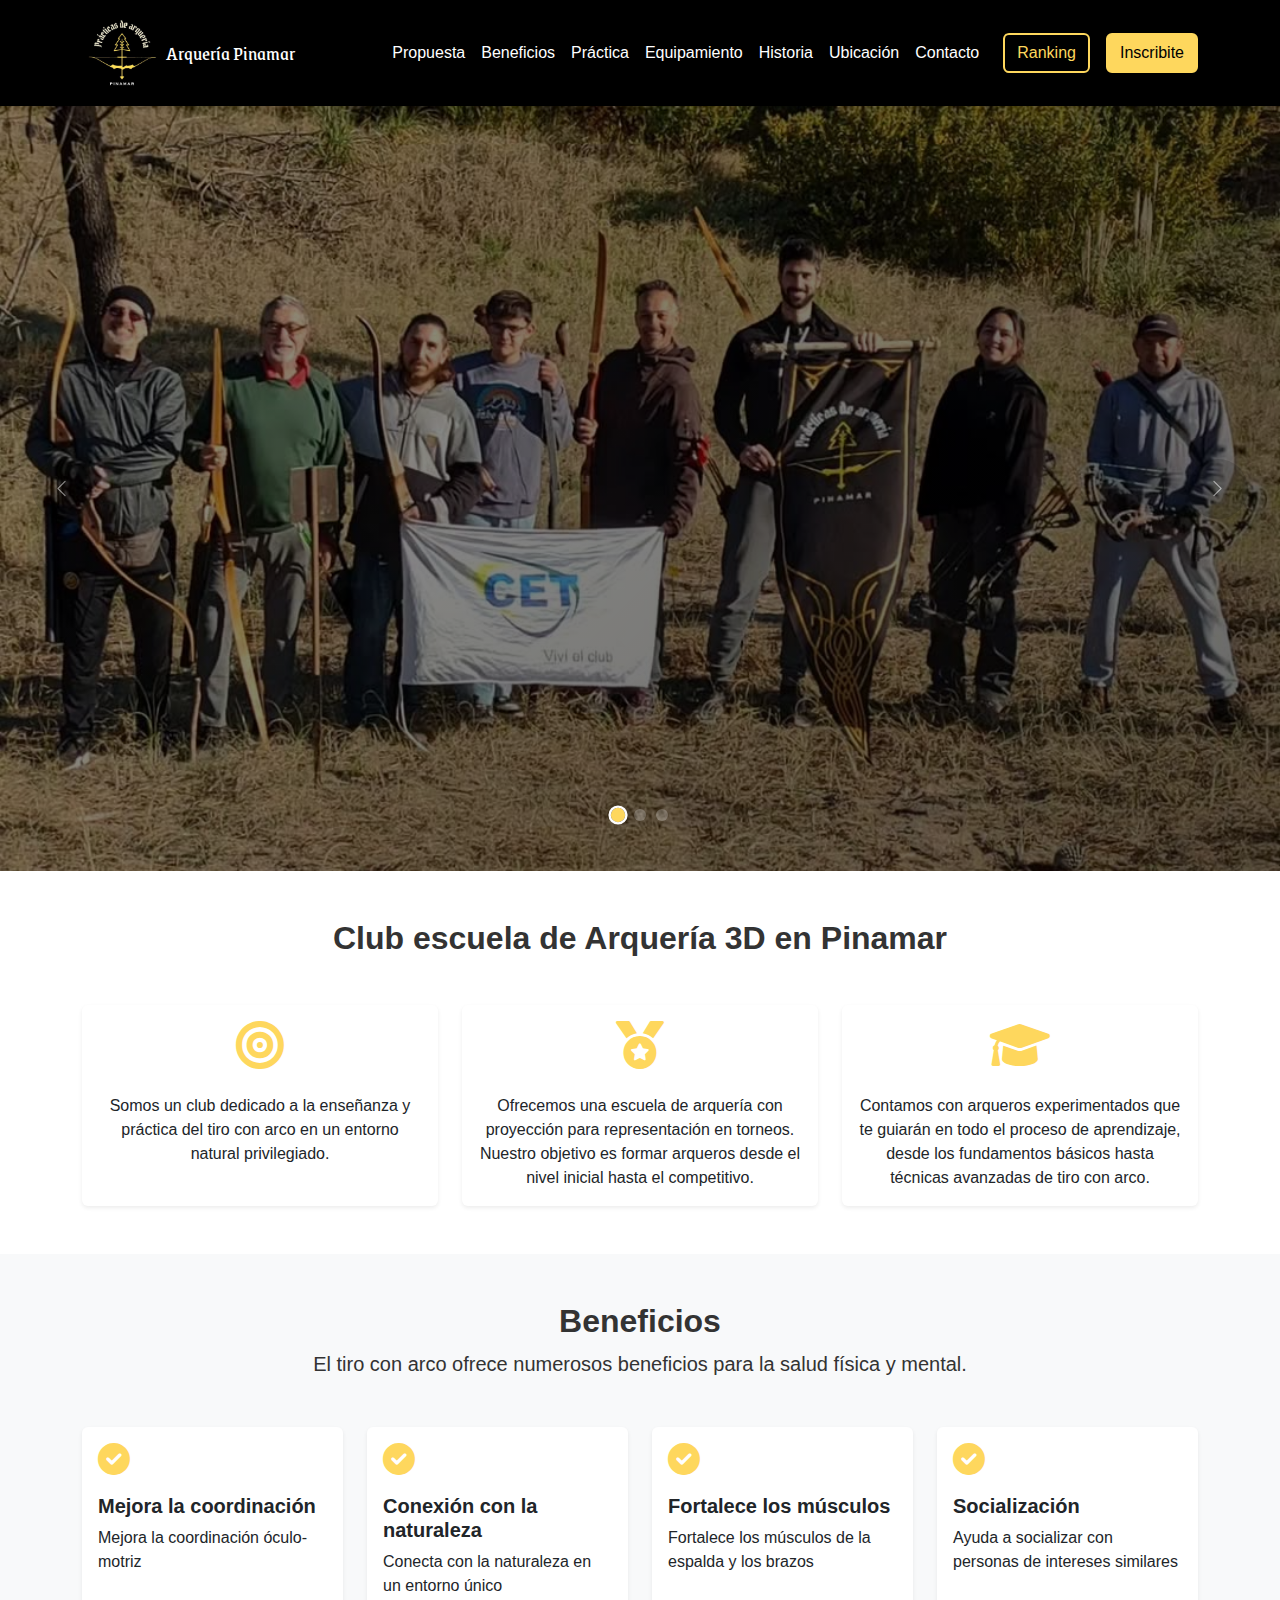
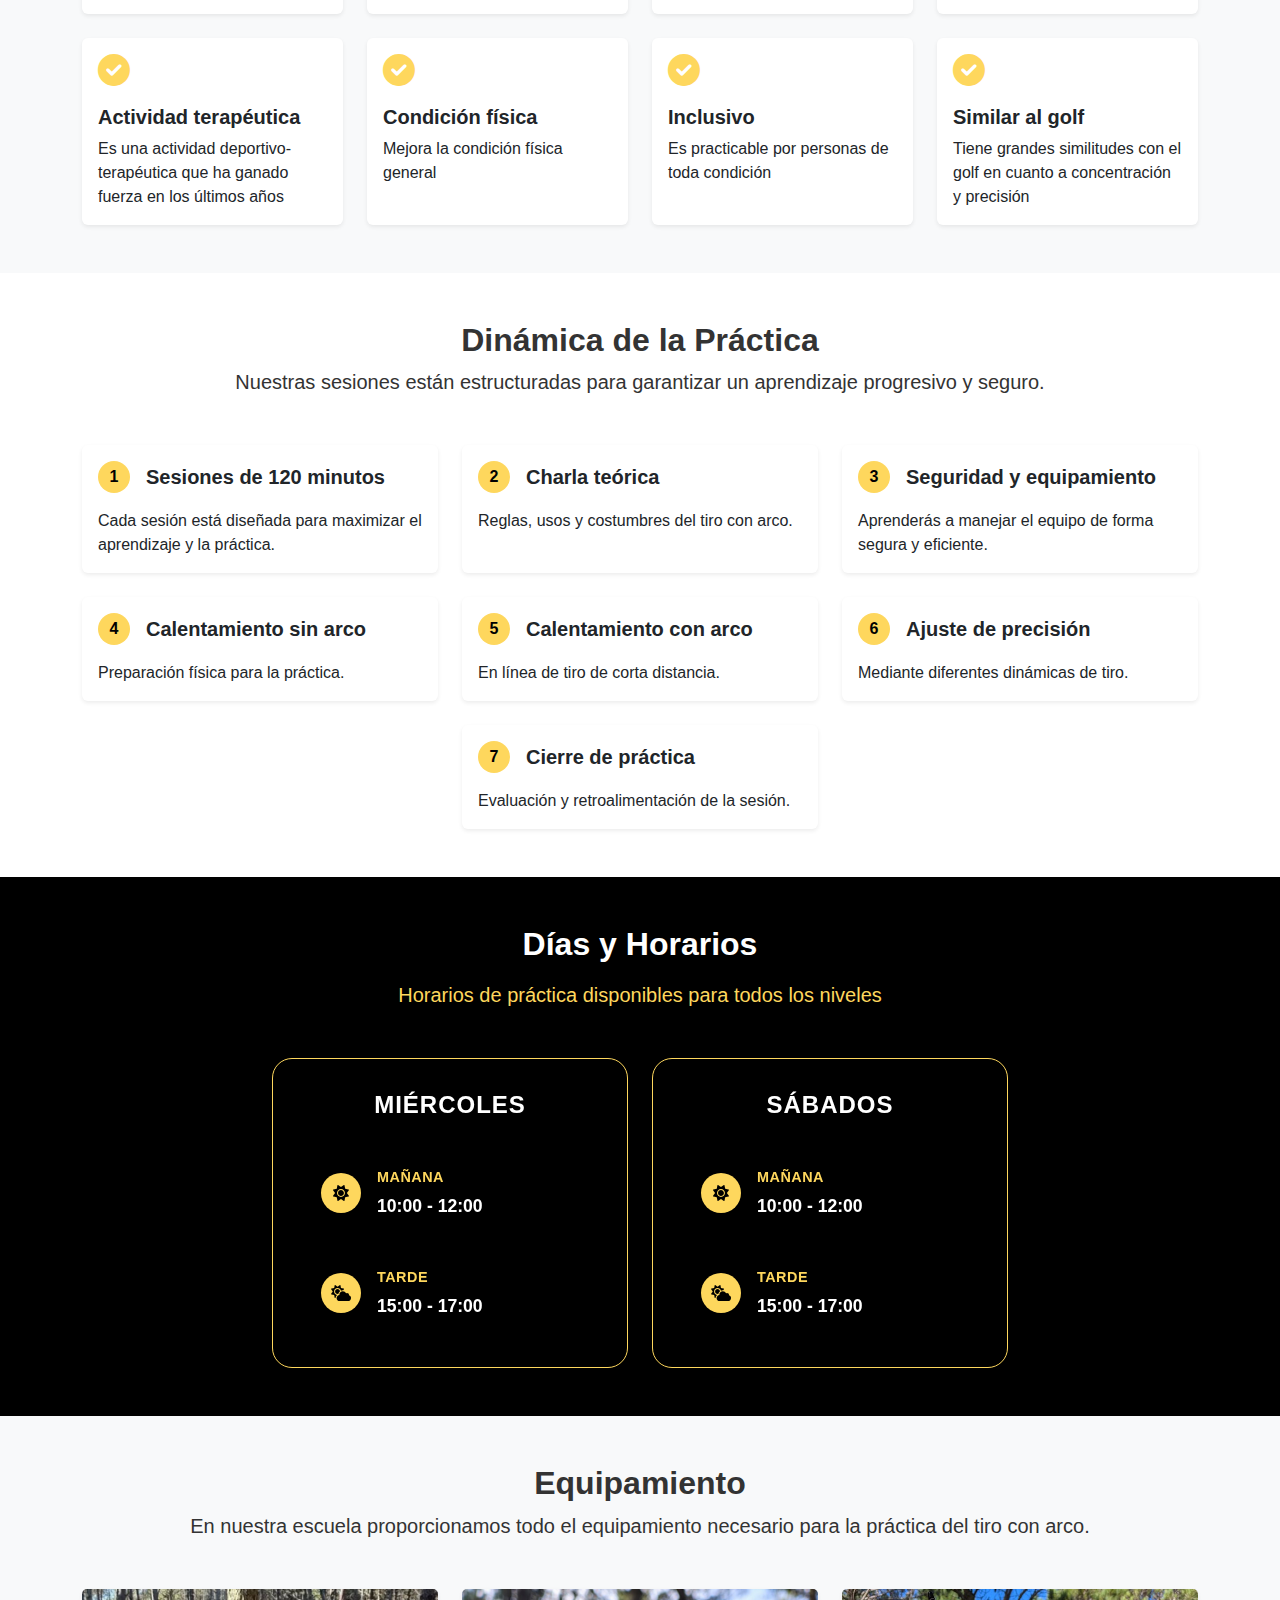
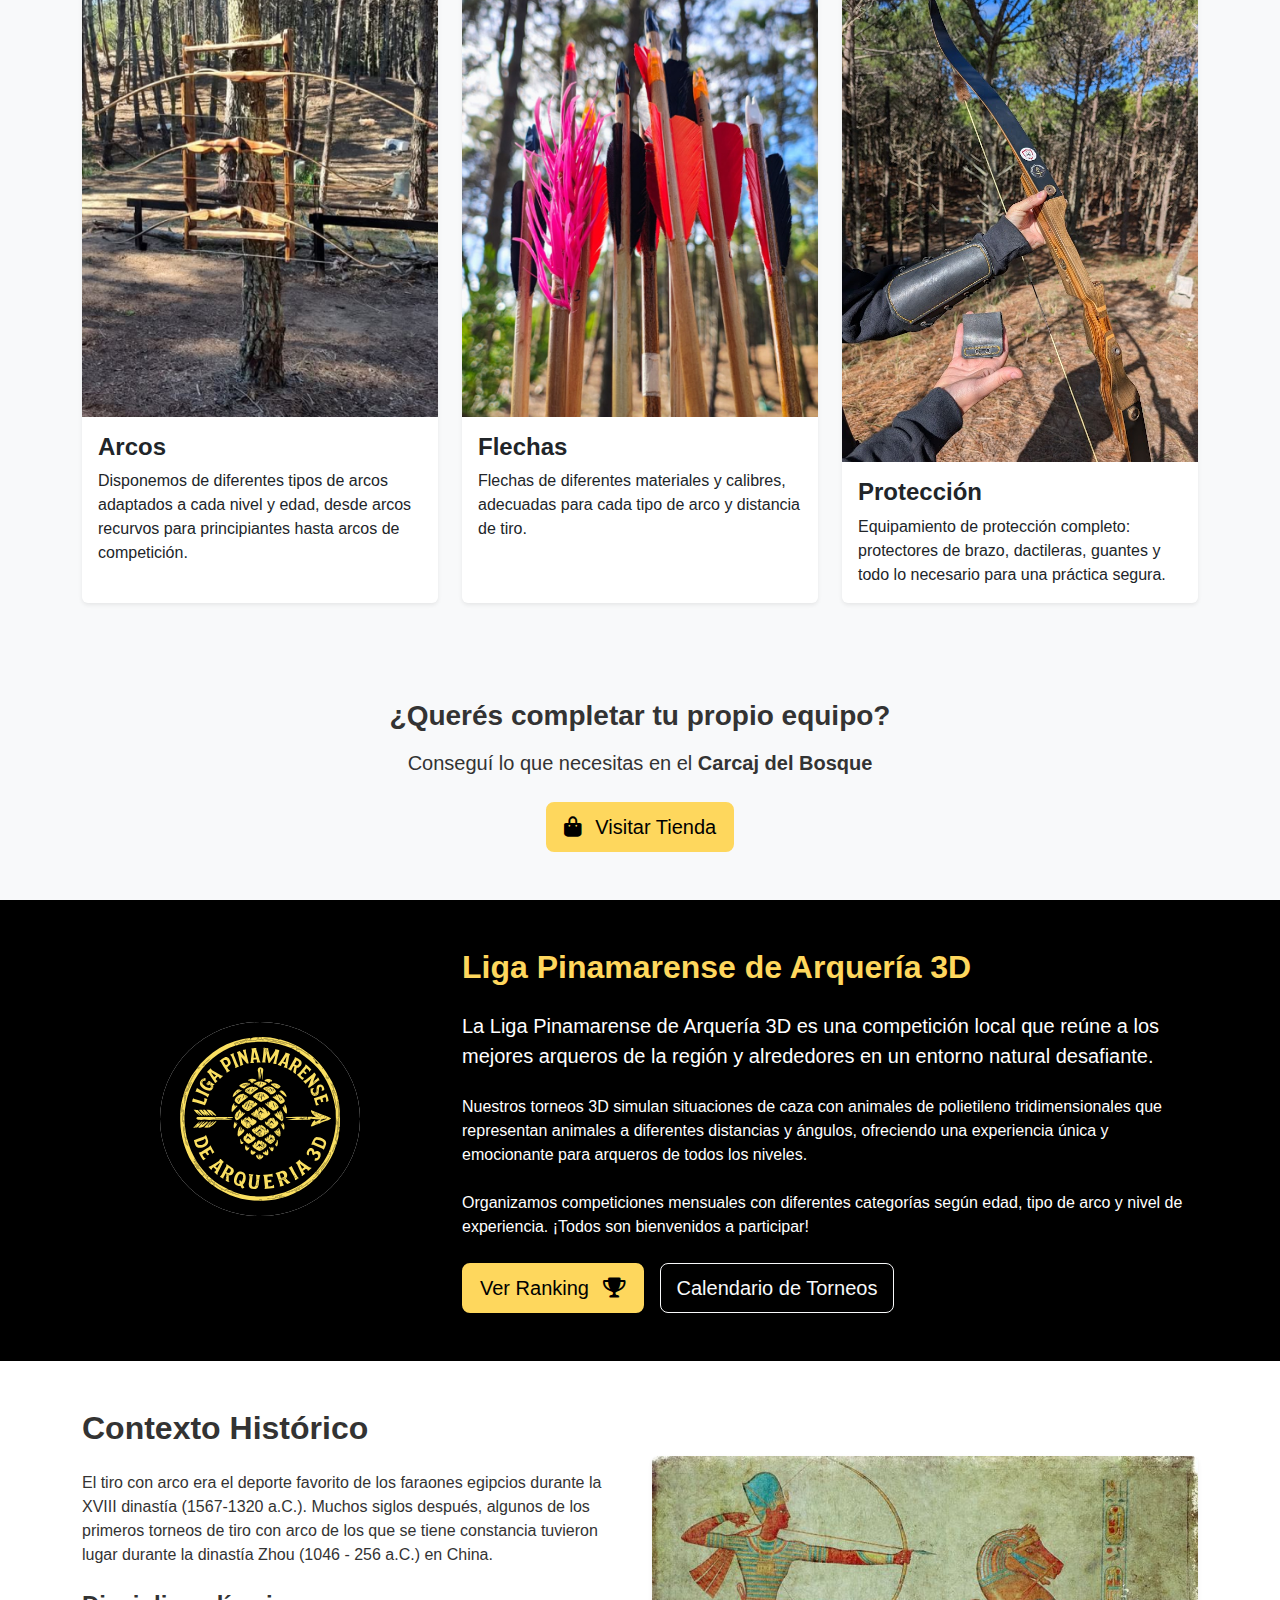
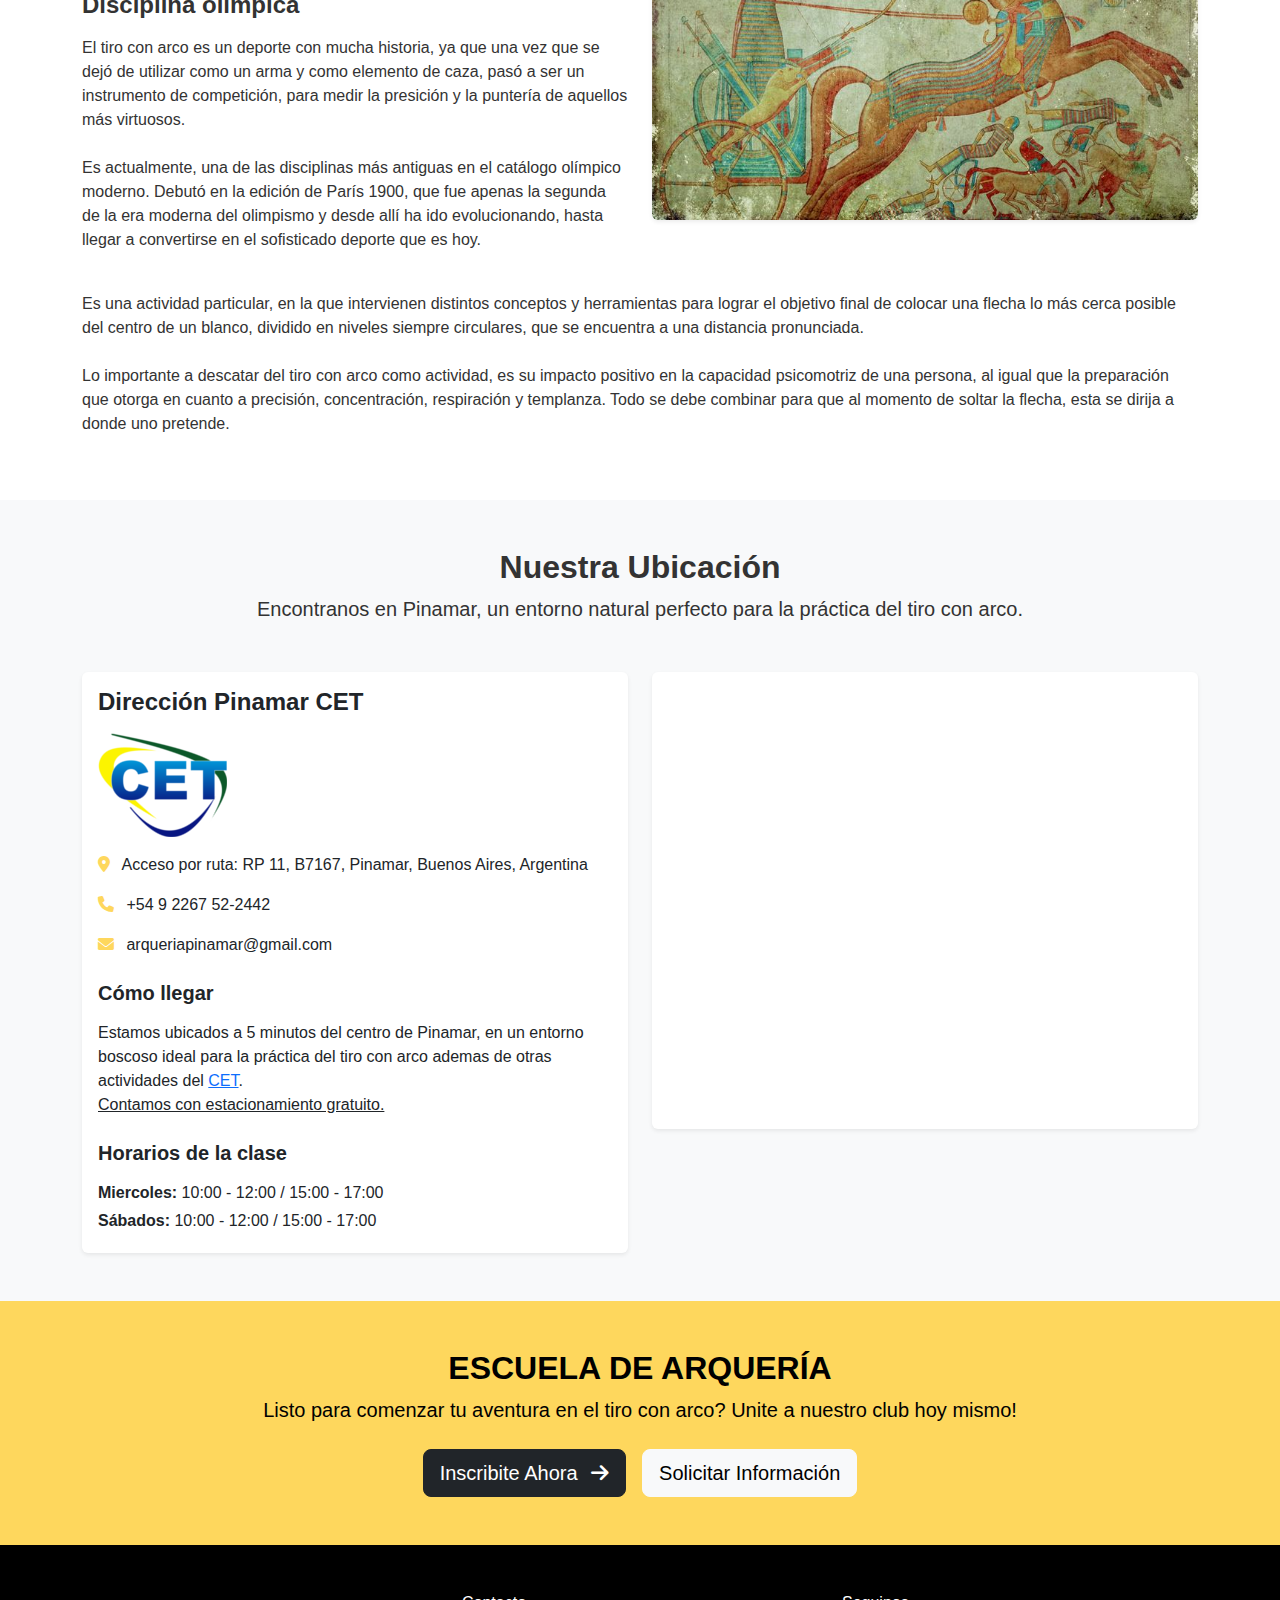
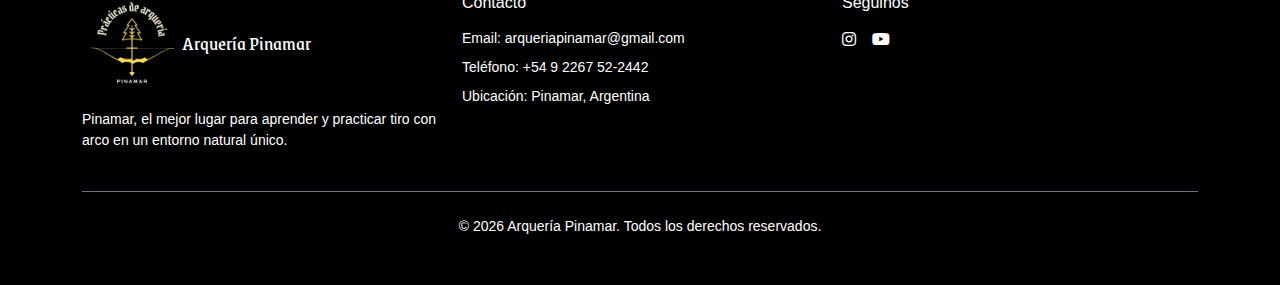
<file: index.html>
<!DOCTYPE html>
<html lang="es">
<head>
  <meta charset="UTF-8">
  <meta name="viewport" content="width=device-width, initial-scale=1.0">
  <title>Arquería Pinamar</title>

  <!-- Bootstrap CSS -->
  <link href="https://cdn.jsdelivr.net/npm/bootstrap@5.3.0-alpha1/dist/css/bootstrap.min.css" rel="stylesheet">
  <!-- Font Awesome -->
  <link rel="stylesheet" href="https://cdnjs.cloudflare.com/ajax/libs/font-awesome/6.0.0/css/all.min.css">
  <!-- Custom CSS -->
  <link rel="stylesheet" href="css/styles.css">
    <!-- Custom Fonts -->
  <link rel="preconnect" href="https://fonts.googleapis.com">
<link rel="preconnect" href="https://fonts.gstatic.com" crossorigin>
<link href="https://fonts.googleapis.com/css2?family=Grenze&display=swap" rel="stylesheet">
</head>
<body>
  <!-- Header -->
  <header class="sticky-top">
    <nav class="navbar navbar-expand-lg navbar-dark bg-black">
      <div class="container">
        <a class="navbar-brand d-flex align-items-center" href="/">
          <div class=""><img class="img-fluid mr-2" width="80" src="img/arqueria-pinamar_logo.jpg" alt=""></div>
          <div class="grenze-regular mx-1"> Arquería Pinamar</div>
        </a>
        <button class="navbar-toggler" type="button" data-bs-toggle="collapse" data-bs-target="#navbarNav" aria-controls="navbarNav" aria-expanded="false" aria-label="Toggle navigation">
          <span class="navbar-toggler-icon"></span>
        </button>
        <div class="collapse navbar-collapse" id="navbarNav">
          <ul class="navbar-nav ms-auto">
            <li class="nav-item">
              <a class="nav-link" href="#propuesta">Propuesta</a>
            </li>
            <li class="nav-item">
              <a class="nav-link" href="#beneficios">Beneficios</a>
            </li>
            <li class="nav-item">
              <a class="nav-link" href="#practica">Práctica</a>
            </li>
            <li class="nav-item">
              <a class="nav-link" href="#equipamiento">Equipamiento</a>
            </li>
            <li class="nav-item">
              <a class="nav-link" href="#contexto">Historia</a>
            </li>
            <li class="nav-item">
              <a class="nav-link" href="#ubicacion">Ubicación</a>
            </li>
            <li class="nav-item">
              <a class="nav-link" href="#contacto">Contacto</a>
            </li>
          </ul>
          <a href="ranking.html" class="btn btn-outline-gold ms-lg-3">Ranking</a>
          <a href="https://docs.google.com/forms/d/e/1FAIpQLSd8c8tQjiLs01-gDbRoET4kdYYyxzAhbO-BI8vqkOrolAMENg/viewform" target="_blank" class="btn btn-gold ms-lg-3">Inscribite</a>
        </div>
      </div>
    </nav>
  </header>
<!-- Hero Carousel Section -->
<section class="hero-carousel">
  <div id="heroCarousel" class="carousel slide" data-bs-ride="carousel" data-bs-interval="6000">
    <div class="carousel-indicators">
      <button type="button" data-bs-target="#heroCarousel" data-bs-slide-to="0" class="active" aria-current="true" aria-label="Slide 1"></button>
      <button type="button" data-bs-target="#heroCarousel" data-bs-slide-to="1" aria-label="Slide 2"></button>
      <button type="button" data-bs-target="#heroCarousel" data-bs-slide-to="2" aria-label="Slide 3"></button>
    </div>
    <div class="carousel-inner">
      <!-- Slide 1 - Main Club -->
      <div class="carousel-item active">
        <div class="hero-overlay"></div>
        <img src="img/arqueros.jpeg" class="d-block w-100" alt="Arquería Pinamar">
        <div class="carousel-caption">
          <div class="hero-content">
            <!-- <div class="hero-badge">
              <i class="fas fa-bullseye"></i>
            </div> -->
            <h1 class="hero-title">
              <span class="title-line">ARQUERÍA</span>
              <span class="title-line">PINAMAR</span>
            </h1>
            <p class="hero-subtitle">
              Descubrí el arte del tiro con arco en un entorno natural único
            </p>
            <p class="hero-description">
              Aprendé, practicá y competí en nuestro club en medio del bosque
            </p>
            <div class="hero-buttons">
              <a href="https://docs.google.com/forms/d/e/1FAIpQLSd8c8tQjiLs01-gDbRoET4kdYYyxzAhbO-BI8vqkOrolAMENg/viewform" target="_blank" class="btn btn-gold btn-lg hero-btn">
                <span>Unite al Club</span>
                <i class="fas fa-arrow-right"></i>
              </a>
              <a href="#propuesta" class="btn btn-outline-light btn-lg hero-btn">
                <span>Conoce Más</span>
                <i class="fas fa-chevron-down"></i>
              </a>
            </div>
          </div>
        </div>
      </div>
      <!-- Slide 2 - Liga 3D -->
      <div class="carousel-item">
        <div class="hero-overlay"></div>
        <img src="img/matt.jpeg" class="d-block w-100" alt="Liga Pinamarense de Arquería 3D">
        <div class="carousel-caption">
          <div class="hero-content">
            <!-- <div class="hero-badge">
              <i class="fas fa-trophy"></i>
            </div> -->
            <h1 class="hero-title">
              <span class="title-line">LIGA PINAMARENSE</span>
              <span class="title-line">DE ARQUERÍA 3D</span>
            </h1>
            <p class="hero-subtitle">
              Participá en nuestra liga local y competí con los mejores arqueros de la región
            </p>
            <p class="hero-description">
              Anotate en el proximo torneo 3D y mira como te va en el ranking
            </p>
            <div class="hero-buttons">
              <a href="/ranking.html" class="btn btn-gold btn-lg hero-btn">
                <span>Ver Ranking</span>
                <i class="fas fa-trophy"></i>
              </a>
              <a href="https://forms.gle/zxTU3JkjM3BthiXs9" target="_blank" class="btn btn-outline-light btn-lg hero-btn">
                <span>Inscribirme al torneo</span>
                <i class="fas fa-edit"></i>
              </a>
            </div>
          </div>
        </div>
      </div>
      <!-- Slide 3 - Clases -->
      <div class="carousel-item">
        <div class="hero-overlay"></div>
        <img src="img/kid.jpeg" class="d-block w-100" alt="Clases de Arquería">
        <div class="carousel-caption">
          <div class="hero-content">
            <!-- <div class="hero-badge">
              <i class="fas fa-graduation-cap"></i>
            </div> -->
            <h1 class="hero-title">
              <span class="title-line">CLASES PARA</span>
              <span class="title-line">TODOS LOS NIVELES</span>
            </h1>
            <p class="hero-subtitle">
              Desde principiantes hasta competidores avanzados
            </p>
            <p class="hero-description">
              Programas adaptados para cada nivel a partir de los 10 años
            </p>
            <div class="hero-buttons">
              <a href="#practica" class="btn btn-gold btn-lg hero-btn">
                <span>Horarios</span>
                <i class="fas fa-clock"></i>
              </a>
              <a href="#contacto" class="btn btn-outline-light btn-lg hero-btn">
                <span>Consultar</span>
                <i class="fas fa-envelope"></i>
              </a>
            </div>
          </div>
        </div>
      </div>
    </div>
    <button class="carousel-control-prev" type="button" data-bs-target="#heroCarousel" data-bs-slide="prev">
      <span class="carousel-control-prev-icon" aria-hidden="true"></span>
      <span class="visually-hidden">Anterior</span>
    </button>
    <button class="carousel-control-next" type="button" data-bs-target="#heroCarousel" data-bs-slide="next">
      <span class="carousel-control-next-icon" aria-hidden="true"></span>
      <span class="visually-hidden">Siguiente</span>
    </button>
  </div>
</section>


<!-- Propuesta Section -->
<section id="propuesta" class="py-5 bg-white">
  <div class="container">
    <div class="text-center mb-5">
      <h2 class="fw-bold mb-4">Club escuela de Arquería 3D en Pinamar</h2>
    </div>
    <div class="row g-4">
      <div class="col-md-4">
        <div class="card h-100 border-0 shadow-sm text-center">
          <div class="card-body">
            <div class="text-gold mb-4">
              <i class="fa-solid fa-bullseye fa-3x"></i>
            </div>
            <p class="card-text">
              Somos un club dedicado a la enseñanza y práctica del tiro con arco en un entorno natural privilegiado.
            </p>
          </div>
        </div>
      </div>
      <div class="col-md-4">
        <div class="card h-100 border-0 shadow-sm text-center">
          <div class="card-body">
            <div class="text-gold mb-4">
              <i class="fas fa-medal fa-3x"></i>
            </div>
            <p class="card-text">
              Ofrecemos una escuela de arquería con proyección para representación en torneos. Nuestro objetivo es formar arqueros desde el nivel inicial hasta el competitivo.
            </p>
          </div>
        </div>
      </div>
      <div class="col-md-4">
        <div class="card h-100 border-0 shadow-sm text-center">
          <div class="card-body">
            <div class="text-gold mb-4">
              <i class="fas fa-graduation-cap fa-3x"></i>
            </div>
            <p class="card-text">
              Contamos con arqueros experimentados que te guiarán en todo el proceso de aprendizaje, desde los fundamentos básicos hasta técnicas avanzadas de tiro con arco.
            </p>
          </div>
        </div>
      </div>
    </div>
  </div>
</section>

  <!-- Benefits Section -->
  <section id="beneficios" class="py-5 bg-light">
    <div class="container">
      <div class="text-center mb-5">
        <h2 class="fw-bold">Beneficios</h2>
        <p class="lead">El tiro con arco ofrece numerosos beneficios para la salud física y mental.</p>
      </div>

      
      
      <div class="row g-4">

        <div class="col-md-6 col-lg-3">
          <div class="card h-100 border-0 shadow-sm">
            <div class="card-body">
              <div class="text-gold mb-3">
                <i class="fas fa-check-circle fa-2x"></i>
              </div>
              <h3 class="card-title h5 fw-bold">Mejora la coordinación</h3>
              <p class="card-text">Mejora la coordinación óculo-motriz</p>
            </div>
          </div>
        </div>

        <div class="col-md-6 col-lg-3">
          <div class="card h-100 border-0 shadow-sm">
            <div class="card-body">
              <div class="text-gold mb-3">
                <i class="fas fa-check-circle fa-2x"></i>
              </div>
              <h3 class="card-title h5 fw-bold">Conexión con la naturaleza</h3>
              <p class="card-text">Conecta con la naturaleza en un entorno único</p>
            </div>
          </div>
        </div>

        <div class="col-md-6 col-lg-3">
          <div class="card h-100 border-0 shadow-sm">
            <div class="card-body">
              <div class="text-gold mb-3">
                <i class="fas fa-check-circle fa-2x"></i>
              </div>
              <h3 class="card-title h5 fw-bold">Fortalece los músculos</h3>
              <p class="card-text">Fortalece los músculos de la espalda y los brazos</p>
            </div>
          </div>
        </div>
        
        <div class="col-md-6 col-lg-3">
          <div class="card h-100 border-0 shadow-sm">
            <div class="card-body">
              <div class="text-gold mb-3">
                <i class="fas fa-check-circle fa-2x"></i>
              </div>
              <h3 class="card-title h5 fw-bold">Socialización</h3>
              <p class="card-text">Ayuda a socializar con personas de intereses similares</p>
            </div>
          </div>
        </div>
        
   
        
        <div class="col-md-6 col-lg-3">
          <div class="card h-100 border-0 shadow-sm">
            <div class="card-body">
              <div class="text-gold mb-3">
                <i class="fas fa-check-circle fa-2x"></i>
              </div>
              <h3 class="card-title h5 fw-bold">Actividad terapéutica</h3>
              <p class="card-text">Es una actividad deportivo-terapéutica que ha ganado fuerza en los últimos años</p>
            </div>
          </div>
        </div>
        <div class="col-md-6 col-lg-3">
          <div class="card h-100 border-0 shadow-sm">
            <div class="card-body">
              <div class="text-gold mb-3">
                <i class="fas fa-check-circle fa-2x"></i>
              </div>
              <h3 class="card-title h5 fw-bold">Condición física</h3>
              <p class="card-text">Mejora la condición física general</p>
            </div>
          </div>
        </div>
        <div class="col-md-6 col-lg-3">
          <div class="card h-100 border-0 shadow-sm">
            <div class="card-body">
              <div class="text-gold mb-3">
                <i class="fas fa-check-circle fa-2x"></i>
              </div>
              <h3 class="card-title h5 fw-bold">Inclusivo</h3>
              <p class="card-text">Es practicable por personas de toda condición</p>
            </div>
          </div>
        </div>
        
        <div class="col-md-6 col-lg-3">
          <div class="card h-100 border-0 shadow-sm">
            <div class="card-body">
              <div class="text-gold mb-3">
                <i class="fas fa-check-circle fa-2x"></i>
              </div>
              <h3 class="card-title h5 fw-bold">Similar al golf</h3>
              <p class="card-text">Tiene grandes similitudes con el golf en cuanto a concentración y precisión</p>
            </div>
          </div>
        </div>
      </div>
    </div>
  </section>

  <!-- Practice Section -->
  <section id="practica" class="py-5 bg-white">
    <div class="container">
      <div class="text-center mb-5">
        <h2 class="fw-bold">Dinámica de la Práctica</h2>
        <p class="lead">Nuestras sesiones están estructuradas para garantizar un aprendizaje progresivo y seguro.</p>
      </div>
      
      <div class="row g-4">
        <div class="col-md-6 col-lg-4">
          <div class="card h-100 border-0 shadow-sm">
            <div class="card-body">
              <div class="d-flex align-items-center mb-3">
                <div class="number-circle me-3">1</div>
                <h3 class="card-title h5 fw-bold mb-0">Sesiones de 120 minutos</h3>
              </div>
              <p class="card-text">Cada sesión está diseñada para maximizar el aprendizaje y la práctica.</p>
            </div>
          </div>
        </div>
        
        <div class="col-md-6 col-lg-4">
          <div class="card h-100 border-0 shadow-sm">
            <div class="card-body">
              <div class="d-flex align-items-center mb-3">
                <div class="number-circle me-3">2</div>
                <h3 class="card-title h5 fw-bold mb-0">Charla teórica</h3>
              </div>
              <p class="card-text">Reglas, usos y costumbres del tiro con arco.</p>
            </div>
          </div>
        </div>
        
        <div class="col-md-6 col-lg-4">
          <div class="card h-100 border-0 shadow-sm">
            <div class="card-body">
              <div class="d-flex align-items-center mb-3">
                <div class="number-circle me-3">3</div>
                <h3 class="card-title h5 fw-bold mb-0">Seguridad y equipamiento</h3>
              </div>
              <p class="card-text">Aprenderás a manejar el equipo de forma segura y eficiente.</p>
            </div>
          </div>
        </div>
        
        <div class="col-md-6 col-lg-4">
          <div class="card h-100 border-0 shadow-sm">
            <div class="card-body">
              <div class="d-flex align-items-center mb-3">
                <div class="number-circle me-3">4</div>
                <h3 class="card-title h5 fw-bold mb-0">Calentamiento sin arco</h3>
              </div>
              <p class="card-text">Preparación física para la práctica.</p>
            </div>
          </div>
        </div>
        
        <div class="col-md-6 col-lg-4">
          <div class="card h-100 border-0 shadow-sm">
            <div class="card-body">
              <div class="d-flex align-items-center mb-3">
                <div class="number-circle me-3">5</div>
                <h3 class="card-title h5 fw-bold mb-0">Calentamiento con arco</h3>
              </div>
              <p class="card-text">En línea de tiro de corta distancia.</p>
            </div>
          </div>
        </div>
        
        <div class="col-md-6 col-lg-4">
          <div class="card h-100 border-0 shadow-sm">
            <div class="card-body">
              <div class="d-flex align-items-center mb-3">
                <div class="number-circle me-3">6</div>
                <h3 class="card-title h5 fw-bold mb-0">Ajuste de precisión</h3>
              </div>
              <p class="card-text">Mediante diferentes dinámicas de tiro.</p>
            </div>
          </div>
        </div>
        
        <div class="col-md-6 col-lg-4 mx-auto">
          <div class="card h-100 border-0 shadow-sm">
            <div class="card-body">
              <div class="d-flex align-items-center mb-3">
                <div class="number-circle me-3">7</div>
                <h3 class="card-title h5 fw-bold mb-0">Cierre de práctica</h3>
              </div>
              <p class="card-text">Evaluación y retroalimentación de la sesión.</p>
            </div>
          </div>
        </div>
      </div>
    </div>
  </section>
  
  <!-- Days and hours Section -->
  <section id="horarios" class="py-5 bg-black">
    <div class="container">    
      <div class="text-center mb-5">
        <h2 class="fw-bold text-white mb-3">Días y Horarios</h2>
        <p class="lead text-gold">Horarios de práctica disponibles para todos los niveles</p>
      </div>
      
      <div class="row g-4 justify-content-center">
        <div class="col-md-6 col-lg-4">
          <div class="schedule-card">
            <div class="schedule-header">
            
              <h3 class="day-title">Miércoles</h3>
            </div>
            <div class="schedule-times">
              <div class="time-slot">
                <div class="time-icon">
                  <i class="fas fa-sun"></i>
                </div>
                <div class="time-info">
                  <span class="time-label">Mañana</span>
                  <span class="time-hours">10:00 - 12:00</span>
                </div>
              </div>
              <div class="time-slot">
                <div class="time-icon">
                  <i class="fas fa-cloud-sun"></i>
                </div>
                <div class="time-info">
                  <span class="time-label">Tarde</span>
                  <span class="time-hours">15:00 - 17:00</span>
                </div>
              </div>
            </div>
           
          </div>
        </div>
        
        <div class="col-md-6 col-lg-4">
          <div class="schedule-card">
            <div class="schedule-header">
              <h3 class="day-title">Sábados</h3>
            </div>
            <div class="schedule-times">
              <div class="time-slot">
                <div class="time-icon">
                  <i class="fas fa-sun"></i>
                </div>
                <div class="time-info">
                  <span class="time-label">Mañana</span>
                  <span class="time-hours">10:00 - 12:00</span>
                </div>
              </div>
              <div class="time-slot">
                <div class="time-icon">
                  <i class="fas fa-cloud-sun"></i>
                </div>
                <div class="time-info">
                  <span class="time-label">Tarde</span>
                  <span class="time-hours">15:00 - 17:00</span>
                </div>
              </div>
            </div>
           
          </div>
        </div>
      </div>
      

    </div>
  </section>

  <!-- Equipment Section -->
  <section id="equipamiento" class="py-5 bg-light">
    <div class="container">
      <div class="text-center mb-5">
        <h2 class="fw-bold">Equipamiento</h2>
        <p class="lead">En nuestra escuela proporcionamos todo el equipamiento necesario para la práctica del tiro con arco.</p>
      </div>
      
      <div class="row g-4">
        <div class="col-md-4">
          <div class="card h-100 border-0 shadow-sm">
            <img src="img/arcos2.jpg" class="card-img-top" alt="Arcos">
            <div class="card-body">
              <h3 class="card-title h4 fw-bold">Arcos</h3>
              <p class="card-text">Disponemos de diferentes tipos de arcos adaptados a cada nivel y edad, desde arcos recurvos para principiantes hasta arcos de competición.</p>
            </div>
          </div>
        </div>
        
        <div class="col-md-4">
          <div class="card h-100 border-0 shadow-sm">
            <img src="img/flechas.jpg" class="card-img-top" alt="Flechas">
            <div class="card-body">
              <h3 class="card-title h4 fw-bold">Flechas</h3>
              <p class="card-text">Flechas de diferentes materiales y calibres, adecuadas para cada tipo de arco y distancia de tiro.</p>
            </div>
          </div>
        </div>
        
        <div class="col-md-4">
          <div class="card h-100 border-0 shadow-sm">
            <img src="img/proteccion.jpg" class="card-img-top" alt="Equipo de protección">
            <div class="card-body">
              <h3 class="card-title h4 fw-bold">Protección</h3>
              <p class="card-text">Equipamiento de protección completo: protectores de brazo, dactileras, guantes y todo lo necesario para una práctica segura.</p>
            </div>
          </div>
        </div>
      </div>
      
      <!-- Store CTA Section -->
      <div class="text-center mt-5 pt-5">
        <div class="store-cta">
          <h3 class="fw-bold mb-3">¿Querés completar tu propio equipo?</h3>
          <p class="lead mb-4">Conseguí lo que necesitas en el <b class="grenze-regulsar fw-bold">Carcaj del Bosque</b></p>
          <a href="https://elcarcajdelbosque.empretienda.com.ar/" target="_blank" class="btn btn-gold btn-lg">
            <i class="fas fa-shopping-bag me-2"></i>
            Visitar Tienda
          </a>
        </div>
      </div>
    </div>
  </section>
  <!-- Liga Pinamarense Section -->
  <section id="liga" class="py-5 bg-black text-white">
    <div class="container">
      <div class="row align-items-center">
        <div class="col-lg-4 text-center mb-4 mb-lg-0">
          <div class="liga-logo-container mx-auto">
            <img src="img/logos/liga_pinamarense_dorado-bg-negro.svg" class="img-fluid rounded-circle" alt="Logo Liga Pinamarense de Arquería 3D">
          </div>
        </div>
        <div class="col-lg-8">
          <h2 class="fw-bold mb-4 text-gold">Liga Pinamarense de Arquería 3D</h2>
          <p class="lead mb-4">
            La Liga Pinamarense de Arquería 3D es una competición local que reúne a los mejores arqueros de la región y alrededores en un entorno natural desafiante.
          </p>
          <p class="mb-4">
            Nuestros torneos 3D simulan situaciones de caza con animales de polietileno tridimensionales que representan animales a diferentes distancias y ángulos, ofreciendo una experiencia única y emocionante para arqueros de todos los niveles.
          </p>
          <p class="mb-4">
            Organizamos competiciones mensuales con diferentes categorías según edad, tipo de arco y nivel de experiencia. ¡Todos son bienvenidos a participar!
          </p>
          <div class="d-flex flex-column flex-sm-row gap-3 mt-4">
            <a href="/ranking.html" class="btn btn-gold btn-lg">
              Ver Ranking <i class="fas fa-trophy ms-2"></i>
            </a>
            <button type="button" class="btn btn-outline-light btn-lg" data-bs-toggle="modal" data-bs-target="#torneosModal">
              Calendario de Torneos
            </button>
          </div>
        </div>
      </div>
    </div>
  </section>
  <!-- Context Section -->
  <section id="contexto" class="py-5 bg-white">
    <div class="container">
      <div class="row align-items-center">
        <div class="col-lg-6">
          <h2 class="fw-bold mb-4">Contexto Histórico</h2>
          <p class="mb-4">
            El tiro con arco era el deporte favorito de los faraones egipcios durante la XVIII dinastía (1567-1320 a.C.). Muchos siglos después, algunos de los primeros torneos de tiro con arco de los que se tiene constancia tuvieron lugar durante la dinastía Zhou (1046 - 256 a.C.) en China.
          </p>
          <h3 class="h4 fw-bold mb-3">Disciplina olímpica</h3>
          <p class="mb-4">
            El tiro con arco es un deporte con mucha historia, ya que una vez que se dejó de utilizar como un arma y como elemento de caza, pasó a ser un instrumento de competición, para medir la presición y la puntería de aquellos más virtuosos.
          </p>
          <p>
            Es actualmente, una de las disciplinas más antiguas en el catálogo olímpico moderno. Debutó en la edición de París 1900, que fue apenas la segunda de la era moderna del olimpismo y desde allí ha ido evolucionando, hasta llegar a convertirse en el sofisticado deporte que es hoy.
          </p>
        </div>
        <div class="col-lg-6">
          <img src="img/egypt.jpg" class="img-fluid rounded shadow-sm" alt="Arquero en competición olímpica">
        </div>
      </div>
      <div class="row mt-4">
        <div class="col-12">
          <p class="mb-4">
            Es una actividad particular, en la que intervienen distintos conceptos y herramientas para lograr el objetivo final de colocar una flecha lo más cerca posible del centro de un blanco, dividido en niveles siempre circulares, que se encuentra a una distancia pronunciada.
          </p>
          <p>
            Lo importante a descatar del tiro con arco como actividad, es su impacto positivo en la capacidad psicomotriz de una persona, al igual que la preparación que otorga en cuanto a precisión, concentración, respiración y templanza. Todo se debe combinar para que al momento de soltar la flecha, esta se dirija a donde uno pretende.
          </p>
        </div>
      </div>
    </div>
  </section>

  <!-- Location Section -->
  <section id="ubicacion" class="py-5 bg-light">
    <div class="container">
      <div class="text-center mb-5">
        <h2 class="fw-bold">Nuestra Ubicación</h2>
        <p class="lead">Encontranos en Pinamar, un entorno natural perfecto para la práctica del tiro con arco.</p>
      </div>
      
      <div class="row">
        <div class="col-lg-6 mb-4 mb-lg-0">
          <div class="card border-0 shadow-sm h-100">
            <div class="card-body">
                              <h3 class="h4 fw-bold mb-3">Dirección Pinamar CET</h3>
                <div class="mb-3"><img src="img/logos/icon-cet.png" alt="Pinamar CET" class="cet-icon"></div>

              <p><i class="fas fa-map-marker-alt text-gold me-2"></i> Acceso por ruta: RP 11, B7167, Pinamar, Buenos Aires, Argentina</p>
              <p><i class="fas fa-phone text-gold me-2"></i> +54 9 2267 52-2442</p>
              <p><i class="fas fa-envelope text-gold me-2"></i> arqueriapinamar@gmail.com</p>
              
              <h4 class="h5 fw-bold mt-4 mb-3">Cómo llegar</h4>
              <p>Estamos ubicados a 5 minutos del centro de Pinamar, en un entorno boscoso ideal para la práctica del tiro con arco ademas de otras actividades del <a href="https://cetpinamar.com.ar/#/" target="_blank">CET</a>.<br><u>Contamos con estacionamiento gratuito.</u></p>              
              <h4 class="h5 fw-bold mt-4 mb-3">Horarios de la clase</h4>
              <p class="mb-1"><strong>Miercoles:</strong> 10:00 - 12:00 / 15:00 - 17:00</p>
              <p class="mb-1"><strong>Sábados:</strong> 10:00 - 12:00 / 15:00 - 17:00</p>
            </div>
          </div>
        </div>
        
        <div class="col-lg-6">
          <div class="card border-0 shadow-sm">
            <div class="card-body p-0">
              <!-- Mapa de Google Maps -->
              <iframe src="https://www.google.com/maps/embed?pb=!1m18!1m12!1m3!1d3182.324916308957!2d-56.88217042349931!3d-37.097382472163815!2m3!1f0!2f0!3f0!3m2!1i1024!2i768!4f13.1!3m3!1m2!1s0x959c83031980ede5%3A0x8a87616a438259c4!2sCET%20PINAMAR!5e0!3m2!1ses!2sar!4v1747686235480!5m2!1ses!2sar" width="100%" height="450" style="border:0;" allowfullscreen="" loading="lazy" referrerpolicy="no-referrer-when-downgrade"></iframe>
            </div>
          </div>
        </div>
      </div>
    </div>
  </section>

  <!-- Contact Section -->
  <section id="contacto" class="py-5 bg-gold text-black">
    <div class="container">
      <div class="text-center">
        <h2 class="fw-bold">ESCUELA DE ARQUERÍA</h2>
        <p class="lead">Listo para comenzar tu aventura en el tiro con arco? Unite a nuestro club hoy mismo!</p>
        <div class="d-flex flex-column flex-sm-row justify-content-center gap-3 mt-4">
          <a href="https://docs.google.com/forms/d/e/1FAIpQLSd8c8tQjiLs01-gDbRoET4kdYYyxzAhbO-BI8vqkOrolAMENg/viewform" target="_blank" class="btn btn-dark btn-lg">
            Inscribite Ahora <i class="fas fa-arrow-right ms-2"></i>
          </a>
          <a href="#contacto" class="btn btn-light btn-lg">
            Solicitar Información
          </a>
        </div>
      </div>
    </div>
  </section>

  <!-- Footer -->
  <footer class="py-5 bg-black text-white">
    <div class="container">
      <div class="row">
        <div class="col-lg-4 mb-4 mb-lg-0">
          <div class="d-flex align-items-center mb-3">
            <div class=""><img class="img-fluid" width="100" src="img/logos/arqueria_pinamar-logo.jpg" alt=""></div>
            <span class="h5 mb-0 grenze-regular">Arquería Pinamar</span>
          </div>
          <p class="small">
            Pinamar, el mejor lugar para aprender y practicar tiro con arco en un entorno natural único.
          </p>
        </div>
        <div class="col-md-4 col-lg-4 mb-4 mb-md-0">
          <h5 class="h6 mb-3">Contacto</h5>
          <ul class="list-unstyled small">
            <li class="mb-2">Email: arqueriapinamar@gmail.com</li>
            <li class="mb-2">Teléfono: +54 9 2267 52-2442</li>
            <li>Ubicación: Pinamar, Argentina</li>
          </ul>
        </div>
        <div class="col-md-4 col-lg-4">
          <h5 class="h6 mb-3">Seguinos</h5>
          <div class="d-flex gap-3">
            <a href="https://www.instagram.com/arqueriapinamar/" target="_blank" class="text-white">
              <i class="fab fa-instagram"></i>
            </a>
            <a href="https://www.youtube.com/@ArqueriaPinamar"  target="_blank" class="text-white">
              <i class="fab fa-youtube"></i>
            </a>
          </div>
        </div>
      </div>
      <div class="border-top border-secondary mt-4 pt-4 text-center small">
        <p class="mb-0">© <span id="current-year"></span> Arquería Pinamar. Todos los derechos reservados.</p>
      </div>
    </div>
  </footer>

   <!-- Modal de Torneos -->
   <div class="modal fade" id="torneosModal" tabindex="-1" aria-labelledby="torneosModalLabel" aria-hidden="true">
    <div class="modal-dialog modal-dialog-centered">
      <div class="modal-content border-0">
        <div class="modal-header bg-black text-white border-bottom border-gold">
          <h5 class="modal-title" id="torneosModalLabel">Próximos Torneos</h5>
          <button type="button" class="btn-close btn-close-white" data-bs-dismiss="modal" aria-label="Close"></button>
        </div>
        <div class="modal-body">
          <div class="table-responsive">
            <table class="table table-hover">
              <thead class="table-dark">
                <tr>
                  <th>Fecha</th>
                  <th>Torneo</th>
                </tr>
              </thead>
              <tbody>
                <tr>
                  <td>1 de Junio, 2025</td>
                  <td>Premio Zorro</td>
                </tr>
                <tr>
                  <td>13 de Julio, 2025</td>
                  <td>Premio Liebre</td>
                </tr>
                <tr class="table-warning">
                  <td>24 de Agosto, 2025</td>
                  <td>Premio Pecarí</td>
                </tr>
                <tr>
                  <td>12 de Octubre, 2025<b> a confirmar</b></td>
                  <td>Premio Ciervo + <b>Gran Final</b></td>
                </tr>
              </tbody>
            </table>
          </div>
          
        <div class="modal-footer bg-light">
          <button type="button" class="btn btn-secondary" data-bs-dismiss="modal">Cerrar</button>
          <a href="https://forms.gle/zxTU3JkjM3BthiXs9" target="_blank" class="btn btn-gold" role="button">Inscribirme</a>
        </div>
      </div>
    </div>
  </div>
  <!-- end modal -->

  <!-- Bootstrap JS -->
  <script src="https://cdn.jsdelivr.net/npm/bootstrap@5.3.0-alpha1/dist/js/bootstrap.bundle.min.js"></script>
  <!-- Custom JS -->
  <script src="js/script.js"></script>
</body>
</html>
</file>
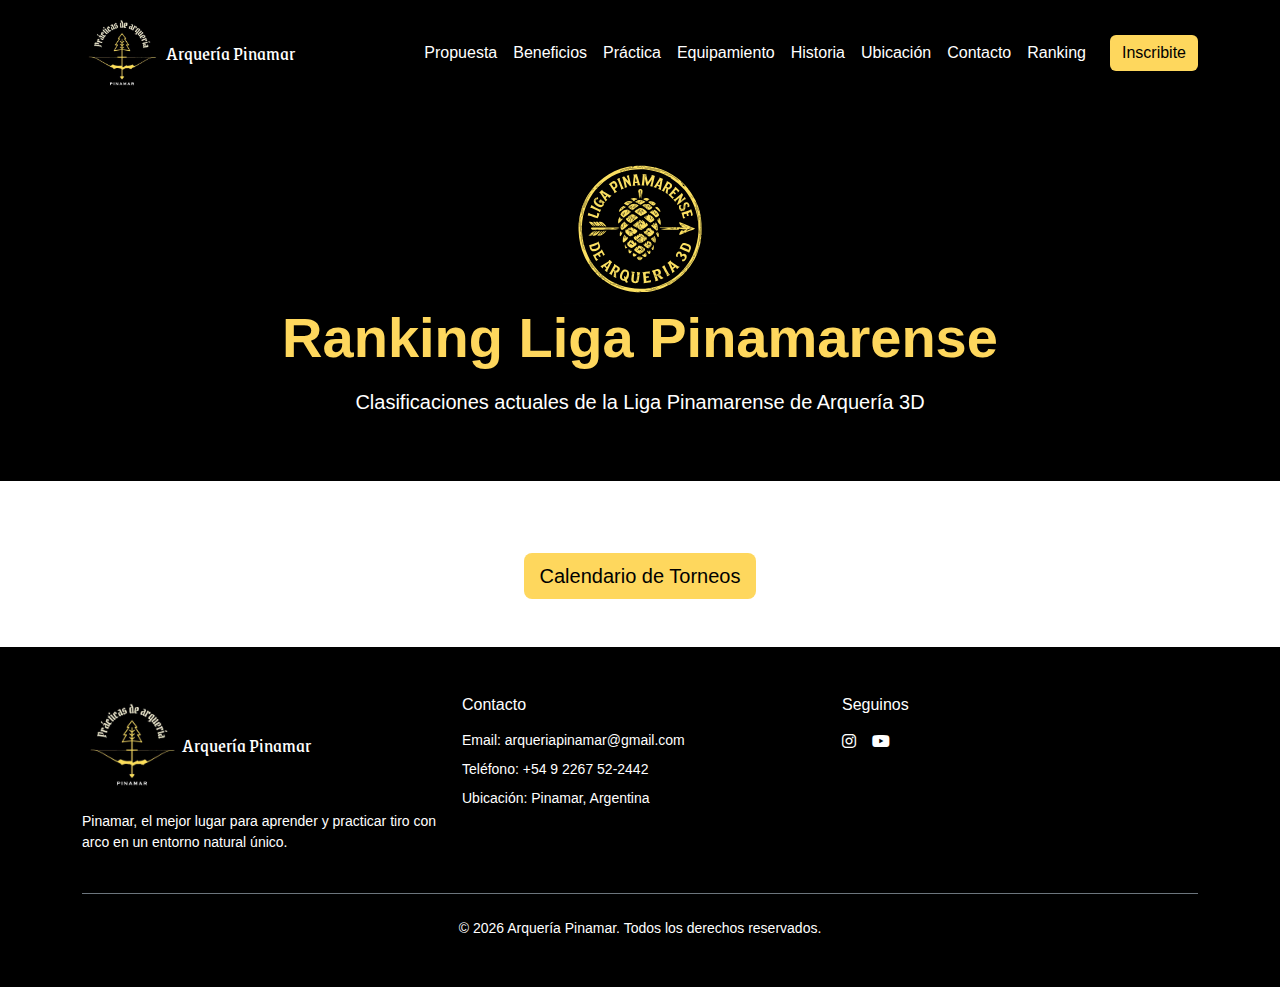
<file: ranking.html>
<!DOCTYPE html>
<html lang="es">
<head>
  <meta charset="UTF-8">
  <meta name="viewport" content="width=device-width, initial-scale=1.0">
  <title>Ranking - Arquería Pinamar</title>
  <!-- Bootstrap CSS -->
  <link href="https://cdn.jsdelivr.net/npm/bootstrap@5.3.0-alpha1/dist/css/bootstrap.min.css" rel="stylesheet">
  <!-- Font Awesome -->
  <link rel="stylesheet" href="https://cdnjs.cloudflare.com/ajax/libs/font-awesome/6.0.0/css/all.min.css">
  <!-- Custom CSS -->
  <link rel="stylesheet" href="styles.css">
  <!-- Custom Fonts -->
  <link rel="preconnect" href="https://fonts.googleapis.com">
  <link rel="preconnect" href="https://fonts.gstatic.com" crossorigin>
  <link href="https://fonts.googleapis.com/css2?family=Grenze&display=swap" rel="stylesheet">
</head>
<body>
  <!-- Header -->
  <header class="sticky-top">
    <nav class="navbar navbar-expand-lg navbar-dark bg-black">
      <div class="container">
        <a class="navbar-brand d-flex align-items-center" href="/">
          <div class=""><img class="img-fluid mr-2" width="80" src="img/logos/arqueria_pinamar-logo.jpg" alt="Arquería Pinamar Logo"></div>
          <div class="grenze-regular mx-1"> Arquería Pinamar</div>
        </a>
        <button class="navbar-toggler" type="button" data-bs-toggle="collapse" data-bs-target="#navbarNav" aria-controls="navbarNav" aria-expanded="false" aria-label="Toggle navigation">
          <span class="navbar-toggler-icon"></span>
        </button>
        <div class="collapse navbar-collapse" id="navbarNav">
          <ul class="navbar-nav ms-auto">
            <li class="nav-item">
              <a class="nav-link" href="index.html#propuesta">Propuesta</a>
            </li>
            <li class="nav-item">
              <a class="nav-link" href="index.html#beneficios">Beneficios</a>
            </li>
            <li class="nav-item">
              <a class="nav-link" href="index.html#practica">Práctica</a>
            </li>
            <li class="nav-item">
              <a class="nav-link" href="index.html#equipamiento">Equipamiento</a>
            </li>
            <li class="nav-item">
              <a class="nav-link" href="index.html#contexto">Historia</a>
            </li>
            <li class="nav-item">
              <a class="nav-link" href="index.html#ubicacion">Ubicación</a>
            </li>
            <li class="nav-item">
              <a class="nav-link" href="index.html#contacto">Contacto</a>
            </li>
            <li class="nav-item">
              <a class="nav-link active" href="ranking.html">Ranking</a>
            </li>
          </ul>
          <a href="https://docs.google.com/forms/d/e/1FAIpQLSd8c8tQjiLs01-gDbRoET4kdYYyxzAhbO-BI8vqkOrolAMENg/viewform" target="_blank" class="btn btn-gold ms-lg-3">Inscribite</a>
        </div>
      </div>
    </nav>
  </header>

  <!-- Hero Section -->
  <section class="py-5 bg-black text-white">
    <div class="container">
      <div class="text-center">
        <img src="img/logos/liga_pinamarense_dorado-bg-negro.svg" height="150px" alt="liga Pinamarense arqueria 3D">
        <h1 class="display-4 fw-bold text-gold mb-3">Ranking Liga Pinamarense</h1>
        <p class="lead">Clasificaciones actuales de la Liga Pinamarense de Arquería 3D</p>
      </div>
    </div>
  </section>

  <div class="text-center mb-5 pt-5">
    <!-- Ranking Section -->
        <div id="ranking-container" class="d-flex flex-column align-items-center">

        </div>

    <button type="button" class="btn btn-gold btn-lg" data-bs-toggle="modal" data-bs-target="#torneosModal">
      Calendario de Torneos
    </button>
  </div>



  <!-- Footer -->
  <footer class="py-5 bg-black text-white">
    <div class="container">
      <div class="row">
        <div class="col-lg-4 mb-4 mb-lg-0">
          <div class="d-flex align-items-center mb-3">
            <div class=""><img class="img-fluid" width="100" src="img/logos/arqueria_pinamar-logo.jpg" alt="Arquería Pinamar Logo"></div>
            <span class="h5 mb-0 grenze-regular">Arquería Pinamar</span>
          </div>
          <p class="small">
            Pinamar, el mejor lugar para aprender y practicar tiro con arco en un entorno natural único.
          </p>
        </div>
        <div class="col-md-4 col-lg-4 mb-4 mb-md-0">
          <h5 class="h6 mb-3">Contacto</h5>
          <ul class="list-unstyled small">
            <li class="mb-2">Email: arqueriapinamar@gmail.com</li>
            <li class="mb-2">Teléfono: +54 9 2267 52-2442</li>
            <li>Ubicación: Pinamar, Argentina</li>
          </ul>
        </div>
        <div class="col-md-4 col-lg-4">
          <h5 class="h6 mb-3">Seguinos</h5>
          <div class="d-flex gap-3">
            <a href="https://www.instagram.com/arqueriapinamar/" target="_blank" class="text-white">
              <i class="fab fa-instagram"></i>
            </a>
            <a href="https://www.youtube.com/@ArqueriaPinamar" target="_blank" class="text-white">
              <i class="fab fa-youtube"></i>
            </a>
          </div>
        </div>
      </div>
      <div class="border-top border-secondary mt-4 pt-4 text-center small">
        <p class="mb-0">© <span id="current-year"></span> Arquería Pinamar. Todos los derechos reservados.</p>
      </div>
    </div>
  </footer>

  <!-- Modal de Torneos -->
   <div class="modal fade" id="torneosModal" tabindex="-1" aria-labelledby="torneosModalLabel" aria-hidden="true">
    <div class="modal-dialog modal-dialog-centered">
      <div class="modal-content border-0">
        <div class="modal-header bg-black text-white border-bottom border-gold">
          <h5 class="modal-title" id="torneosModalLabel">Próximos Torneos</h5>
          <button type="button" class="btn-close btn-close-white" data-bs-dismiss="modal" aria-label="Close"></button>
        </div>
        <div class="modal-body">
          <div class="table-responsive">
            <table class="table table-hover">
              <thead class="table-dark">
                <tr>
                  <th>Fecha</th>
                  <th>Torneo</th>
                </tr>
              </thead>
              <tbody>
                <tr>
                  <td>1 de Junio, 2025</td>
                  <td>Premio Zorro</td>
                </tr>
                <tr>
                  <td>13 de Julio, 2025</td>
                  <td>Premio Liebre</td>
                </tr>
                <tr>
                  <td>24 de Agosto, 2025</td>
                  <td>Premio Pecarí</td>
                </tr>
                <tr>
                  <td>12 de Octubre, 2025<b> a confirmar</b></td>
                  <td>Premio Ciervo + <b>Gran Final</b></td>
                </tr>
              </tbody>
            </table>
          </div>
          <div class="mt-4">
            <h6 class="fw-bold">Información importante:</h6>
            <ul class="small">
              <li>El recorrido consiste en 2 vueltas de 12 estaciones.</li>
              <li>Se tiran 2 flechas por blanco, <i>excepto en algunas estacas que tendrán dos blancos distintos para disparar</i>.</li>
              <li>La categoría Senior se divide en masculino y femenino; la categoría Escuela será mixta.</li>
              <li>Al finalizar el torneo, cada arquero sumará puntos solo por sus dos mejores fechas, permitiendo ausencias sin quedar comprometido en la clasificación.</li>
              <li>Los cuatro mejores de cada categoría disputarán un playoff final para definir al campeón de la liga.</li>
            </ul>
          </div>
        </div>
        <div class="modal-footer bg-light">
          <button type="button" class="btn btn-secondary" data-bs-dismiss="modal">Cerrar</button>
          <a href="https://forms.gle/24CDAkDHqbsEok5JA" target="_blank" class="btn btn-gold" data-bs-dismiss="modal">Inscribirme</a>
        </div>
      </div>
    </div>
  </div>
  <!-- end modal -->

  <!-- Bootstrap JS -->
  <script src="https://cdn.jsdelivr.net/npm/bootstrap@5.3.0-alpha1/dist/js/bootstrap.bundle.min.js"></script>
  <!-- Custom JS -->
  <script src="js/script.js"></script>
  <!-- Ranking JS -->
  <script src="js/ranking.js"></script>
</body>
</html>
</file>
<file: css/styles.css>
:root {
  --gold: #fed75d;
  --gold-dark: #e6c14f;
  --black: #000000;
  --white: #ffffff;
}

button,
a,
[role="button"],
input[type="button"],
input[type="submit"],
label,
.cursor-pointer {
  cursor: url('../img/cursor2.svg') 8 8, pointer !important;
}
.grenze-regular {
  font-family: "Grenze", serif;
  font-weight: 400;
  font-style: normal;
}
body {
  font-family: "Arial", sans-serif;
  color: #333;
}

/* Utility Classes */
.text-gold {
  color: var(--gold) !important;
}

.bg-gold {
  background-color: var(--gold) !important;
}

.btn-gold {
  background-color: var(--gold);
  color: var(--black);
  border: 2px solid var(--gold);
}

.btn-gold:hover,
.btn-gold:focus {
  background-color: var(--gold-dark);
  color: var(--black);
}

.btn-outline-gold {
  border: 2px solid var(--gold);
  color: var(--gold);
  background-color: transparent;
}

.btn-outline-gold:hover,
.btn-outline-gold:focus {
  background-color: var(--gold);
  color: var(--black);
}

/* Header */
header {
  box-shadow: 0 2px 10px rgba(0, 0, 0, 0.1);
}

.navbar-brand {
  font-weight: 700;
}

.logo-circle {
  width: 36px;
  height: 36px;
  border-radius: 50%;
  background-color: var(--gold);
  color: var(--black);
  display: flex;
  align-items: center;
  justify-content: center;
  font-weight: 700;
}

.nav-link {
  color: var(--white) !important;
  transition: color 0.3s;
}

.nav-link:hover {
  color: var(--gold) !important;
}

/* Hero Carousel */
.hero-carousel {
  position: relative;
  overflow: hidden;
}

.hero-carousel .carousel-item {
  height: 85vh;
  position: relative;
}

.hero-carousel .carousel-item img {
  height: 100%;
  object-fit: cover;
  transform: scale(1.1);
  transition: transform 8s ease-in-out;
}

.hero-carousel .carousel-item.active img {
  transform: scale(1);
}

.hero-carousel .carousel-caption {
  bottom: 0;
  left: 0;
  right: 0;
  top: 0;
  display: flex;
  align-items: center;
  justify-content: center;
  padding: 0;
  z-index: 2;
}

.hero-content {
  text-align: center;
  max-width: 800px;
  padding: 2rem;
  /* background: rgba(0, 0, 0, 0.7); */
  border-radius: 20px;
  /* backdrop-filter: blur(10px); */
  /* border: 1px solid rgba(255, 255, 255, 0.1); */
  transform: translateY(30px);
  opacity: 0;
  animation: slideInUp 1s ease-out 0.3s forwards;
}

.hero-badge {
  width: 80px;
  height: 80px;
  background: linear-gradient(135deg, var(--gold), var(--gold-dark));
  border-radius: 50%;
  display: flex;
  align-items: center;
  justify-content: center;
  margin: 0 auto 2rem;
  font-size: 2rem;
  color: var(--black);
  box-shadow: 0 10px 30px rgba(254, 215, 93, 0.3);
  transform: scale(0);
  animation: badgePop 0.8s ease-out 0.6s forwards;
}

.hero-title {
  font-family: "Grenze", serif;
  font-size: 3.5rem;
  font-weight: 700;
  color: var(--white);
  margin-bottom: 1.5rem;
  line-height: 1.1;
}

.title-line {
  display: block;
  opacity: 0;
  transform: translateX(-50px);
  animation: slideInLeft 0.8s ease-out forwards;
}

.title-line:nth-child(1) {
  animation-delay: 0.9s;
}

.title-line:nth-child(2) {
  animation-delay: 1.1s;
}

.hero-subtitle {
  font-size: 1.4rem;
  font-weight: 600;
  color: var(--gold);
  margin-bottom: 1rem;
  opacity: 0;
  transform: translateY(20px);
  animation: fadeInUp 0.8s ease-out 1.3s forwards;
}

.hero-description {
  font-size: 1.1rem;
  color: rgba(255, 255, 255, 0.9);
  margin-bottom: 2.5rem;
  opacity: 0;
  transform: translateY(20px);
  animation: fadeInUp 0.8s ease-out 1.5s forwards;
}

.hero-buttons {
  display: flex;
  flex-direction: column;
  gap: 1rem;
  align-items: center;
  opacity: 0;
  transform: translateY(20px);
  animation: fadeInUp 0.8s ease-out 1.7s forwards;
}

.hero-btn {
  position: relative;
  overflow: hidden;
  transition: all 0.3s ease;
  padding: 0.75rem 2rem;
  font-weight: 600;
  text-transform: uppercase;
  letter-spacing: 1px;
  min-width: 200px;
}

.hero-btn span {
  position: relative;
  z-index: 2;
  transition: transform 0.3s ease;
}

.hero-btn i {
  margin-left: 0.5rem;
  transition: transform 0.3s ease;
}

.hero-btn:hover span {
  transform: translateX(5px);
}

.hero-btn:hover i {
  transform: translateX(5px);
}

.hero-btn::before {
  content: '';
  position: absolute;
  top: 0;
  left: -100%;
  width: 100%;
  height: 100%;
  background: linear-gradient(90deg, transparent, rgba(255, 255, 255, 0.2), transparent);
  transition: left 0.5s ease;
}

.hero-btn:hover::before {
  left: 100%;
}

.hero-overlay {
  position: absolute;
  top: 0;
  left: 0;
  right: 0;
  bottom: 0;
  background: linear-gradient(135deg, rgba(0, 0, 0, 0.4), rgba(0, 0, 0, 0.6));
  z-index: 1;
}

.hero-carousel .carousel-control-prev,
.hero-carousel .carousel-control-next {
  z-index: 3;
  width: 60px;
  height: 60px;
  background: rgba(0, 0, 0, 0.3);
  border-radius: 50%;
  top: 50%;
  transform: translateY(-50%);
  margin: 0 2rem;
  transition: all 0.3s ease;
}

.hero-carousel .carousel-control-prev:hover,
.hero-carousel .carousel-control-next:hover {
  background: rgba(0, 0, 0, 0.6);
  transform: translateY(-50%) scale(1.1);
}

.hero-carousel .carousel-control-prev-icon,
.hero-carousel .carousel-control-next-icon {
  background-color: transparent;
  border-radius: 0;
  padding: 0;
  background-size: 60%;
}

.hero-carousel .carousel-indicators {
  z-index: 3;
  bottom: 2rem;
}

.hero-carousel .carousel-indicators button {
  width: 12px;
  height: 12px;
  border-radius: 50%;
  background-color: rgba(255, 255, 255, 0.5);
  border: 2px solid transparent;
  transition: all 0.3s ease;
}

.hero-carousel .carousel-indicators button.active {
  background-color: var(--gold);
  border-color: var(--white);
  transform: scale(1.2);
}

/* Animations */
@keyframes slideInUp {
  to {
    transform: translateY(0);
    opacity: 1;
  }
}

@keyframes slideInLeft {
  to {
    transform: translateX(0);
    opacity: 1;
  }
}

@keyframes fadeInUp {
  to {
    transform: translateY(0);
    opacity: 1;
  }
}

@keyframes badgePop {
  to {
    transform: scale(1);
  }
}

/* Schedule Cards */
.schedule-card {
  border: 1px solid rgba(254, 215, 93, 1);
  border-radius: 20px;
  padding: 2rem;
  text-align: center;
  backdrop-filter: blur(10px);
  position: relative;
  overflow: hidden;
}



.day-icon {
  width: 60px;
  height: 60px;
  background: linear-gradient(135deg, var(--gold), var(--gold-dark));
  border-radius: 50%;
  display: flex;
  align-items: center;
  justify-content: center;
  margin: 0 auto 1rem;
  font-size: 1.5rem;
  color: var(--black);
  box-shadow: 0 8px 20px rgba(254, 215, 93, 0.3);
}

.day-title {
  color: var(--white);
  font-size: 1.5rem;
  font-weight: 700;
  margin: 0;
  text-transform: uppercase;
  letter-spacing: 1px;
}

.schedule-times {
  margin-top: 2rem;
}

.time-slot {
  display: flex;
  align-items: center;
  border-radius: 15px;
  padding: 1rem;
  margin-bottom: 1rem;
}

.time-slot:last-child {
  margin-bottom: 0;
}

.time-icon {
  width: 40px;
  height: 40px;
  background: var(--gold);
  border-radius: 50%;
  display: flex;
  align-items: center;
  justify-content: center;
  margin-right: 1rem;
  font-size: 1rem;
  color: var(--black);
}

.time-info {
  flex: 1;
  text-align: left;
}

.time-label {
  display: block;
  color: var(--gold);
  font-size: 0.9rem;
  font-weight: 600;
  text-transform: uppercase;
  letter-spacing: 0.5px;
  margin-bottom: 0.25rem;
}

.time-hours {
  display: block;
  color: var(--white);
  font-size: 1.1rem;
  font-weight: 700;
}

.schedule-footer {
  border-top: 1px solid rgba(254, 215, 93, 0.3);
  padding-top: 1rem;
}

.availability-badge {
  background: linear-gradient(135deg, var(--gold), var(--gold-dark));
  color: var(--black);
  padding: 0.5rem 1.5rem;
  border-radius: 25px;
  font-size: 0.9rem;
  font-weight: 700;
  text-transform: uppercase;
  letter-spacing: 0.5px;
  box-shadow: 0 4px 15px rgba(254, 215, 93, 0.3);
}

.schedule-info {
  display: flex;
  flex-direction: column;
  gap: 1rem;
  align-items: center;
}

.info-item {
  display: flex;
  align-items: center;
  gap: 0.75rem;
  font-size: 1rem;
}

.info-item i {
  font-size: 1.2rem;
}

/* CET Icon */
.cet-icon {
  max-height: 175px;
  width: auto;
}

/* Responsive adjustments */
@media (max-width: 768px) {
  .hero-carousel .carousel-item {
    height: 70vh;
  }
  
  .hero-content {
    padding: 1.5rem;
    margin: 0 1rem;
  }
  
  .hero-title {
    font-size: 2.5rem;
  }
  
  .hero-subtitle {
    font-size: 1.2rem;
  }
  
  .hero-description {
    font-size: 1rem;
  }
  
  .hero-buttons {
    flex-direction: column;
    gap: 0.75rem;
  }
  
  .hero-btn {
    min-width: 180px;
    padding: 0.6rem 1.5rem;
  }
  
  .hero-carousel .carousel-control-prev,
  .hero-carousel .carousel-control-next {
    width: 50px;
    height: 50px;
    margin: 0 1rem;
  }
  
  .schedule-card {
    padding: 1.5rem;
  }
  
  .day-icon {
    width: 50px;
    height: 50px;
    font-size: 1.2rem;
  }
  
  .day-title {
    font-size: 1.3rem;
  }
  
  .time-slot {
    padding: 0.75rem;
  }
  
  .time-icon {
    width: 35px;
    height: 35px;
    font-size: 0.9rem;
  }
  
  .time-hours {
    font-size: 1rem;
  }
  
  .schedule-info {
    gap: 0.75rem;
  }
  
  .info-item {
    font-size: 0.9rem;
  }
}

/* Cards */
.card {
  transition: transform 0.3s, box-shadow 0.3s;
}

.card:hover {
  transform: translateY(-5px);
  box-shadow: 0 10px 20px rgba(0, 0, 0, 0.1) !important;
}

/* Number Circle */
.number-circle {
  width: 32px;
  height: 32px;
  border-radius: 50%;
  background-color: var(--gold);
  color: var(--black);
  display: flex;
  align-items: center;
  justify-content: center;
  font-weight: 700;
}

/* Liga Section */
.liga-logo-container {
  width: 200px;
  height: 200px;
  margin-bottom: 1rem;
}

.border-gold {
  border-color: var(--gold) !important;
}

/* Modal Styles */
.modal-content {
  border-radius: 0.5rem;
  overflow: hidden;
}

.modal-header {
  padding: 1rem 1.5rem;
}

.modal-body {
  padding: 1.5rem;
}

.modal-footer {
  padding: 1rem 1.5rem;
}

.table-dark {
  background-color: var(--black);
}

.table-dark th {
  border-color: #333;
}

.table tbody tr:hover {
  background-color: rgba(254, 215, 93, 0.1);
}

/* Footer */
footer a {
  text-decoration: none;
}

footer a:hover {
  text-decoration: underline;
}

.social-icon {
  width: 36px;
  height: 36px;
  border-radius: 50%;
  background-color: rgba(255, 255, 255, 0.1);
  display: flex;
  align-items: center;
  justify-content: center;
  transition: background-color 0.3s;
}

.social-icon:hover {
  background-color: rgba(255, 255, 255, 0.2);
}

/* Responsive adjustments */
@media (max-width: 768px) {
  .hero-carousel .carousel-caption {
    padding: 0 15px;
  }

  .hero-carousel .carousel-caption h1 {
    font-size: 2rem;
  }
}

@media (max-width: 576px) {

  .hero-carousel .carousel-caption h1 {
    font-size: 1.75rem;
  }

  .liga-logo-container {
    width: 150px;
    height: 150px;
  }
}
/* Ranking Specific Styles */
.ranking.nav {
  gap: 20px;
}
.ranking .ranking-tab {
  color: var(--black) !important;
  background-color: transparent;
  border: 2px solid var(--gold);
  margin: 0 0.25rem;
  transition: all 0.3s;
}

.nav-pills .ranking-tab:hover {
  background-color: var(--gold);
  color: var(--black);
}

.nav-pills .ranking-tab.active {
  background-color: var(--gold);
  color: var(--black);
  border-color: var(--gold);
}

.table-warning {
  background-color: rgba(254, 215, 93, 0.2) !important;
}

.table-warning:hover {
  background-color: rgba(254, 215, 93, 0.3) !important;
}

.badge.bg-gold {
  background-color: var(--gold) !important;
  color: var(--black) !important;
}

.ranking-table img {
  border: 2px solid var(--gold);
}

.ranking-container .ranking-table td {
  align-content: center;
}
</file>
<file: styles.css>
:root {
  --gold: #fed75d;
  --gold-dark: #e6c14f;
  --black: #000000;
  --white: #ffffff;
}

button,
a,
[role="button"],
input[type="button"],
input[type="submit"],
label,
.cursor-pointer {
  cursor: url('img/cursor2.svg') 8 8, pointer !important;
}
.grenze-regular {
  font-family: "Grenze", serif;
  font-weight: 400;
  font-style: normal;
}
body {
  font-family: "Arial", sans-serif;
  color: #333;
}

/* Utility Classes */
.text-gold {
  color: var(--gold) !important;
}

.bg-gold {
  background-color: var(--gold) !important;
}

.btn-gold {
  background-color: var(--gold);
  color: var(--black);
  border: none;
}

.btn-gold:hover,
.btn-gold:focus {
  background-color: var(--gold-dark);
  color: var(--black);
}

.btn-outline-gold {
  border: 2px solid var(--gold);
  color: var(--gold);
  background-color: transparent;
}

.btn-outline-gold:hover,
.btn-outline-gold:focus {
  background-color: var(--gold);
  color: var(--black);
}

/* Header */
header {
  box-shadow: 0 2px 10px rgba(0, 0, 0, 0.1);
}

.navbar-brand {
  font-weight: 700;
}

.logo-circle {
  width: 36px;
  height: 36px;
  border-radius: 50%;
  background-color: var(--gold);
  color: var(--black);
  display: flex;
  align-items: center;
  justify-content: center;
  font-weight: 700;
}

.nav-link {
  color: var(--white) !important;
  transition: color 0.3s;
}

.nav-link:hover {
  color: var(--gold) !important;
}

/* Hero Carousel */
.hero-carousel {
  position: relative;
}

.hero-carousel .carousel-item {
  height: 75vh;
}

.hero-carousel .carousel-item img {
  height: 100%;
  object-fit: cover;
}

.hero-carousel .carousel-caption {
  bottom: 50%;
  transform: translateY(50%);
  padding-bottom: 0;
}
.hero-carousel .carousel-caption h1 {
  text-shadow: 0px 0px 11px #e6c14f;
}
.hero-carousel .carousel-caption p {
  color: white !important;
  text-shadow: 1px 1px 0px #a37e0f;
}

.hero-overlay {
  position: absolute;
  top: 0;
  left: 0;
  right: 0;
  bottom: 0;
  background-color: rgba(0, 0, 0, 0.2);
  z-index: 1;
}

.hero-carousel .carousel-caption {
  z-index: 2;
}

.hero-carousel .carousel-control-prev,
.hero-carousel .carousel-control-next {
  z-index: 3;
}

.hero-carousel .carousel-indicators {
  z-index: 3;
}

.hero-carousel .carousel-control-prev-icon,
.hero-carousel .carousel-control-next-icon {
  background-color: rgba(0, 0, 0, 0.5);
  border-radius: 50%;
  padding: 1.5rem;
  background-size: 50%;
}

/* Cards */
.card {
  transition: transform 0.3s, box-shadow 0.3s;
}

.card:hover {
  transform: translateY(-5px);
  box-shadow: 0 10px 20px rgba(0, 0, 0, 0.1) !important;
}

/* Number Circle */
.number-circle {
  width: 32px;
  height: 32px;
  border-radius: 50%;
  background-color: var(--gold);
  color: var(--black);
  display: flex;
  align-items: center;
  justify-content: center;
  font-weight: 700;
}

/* Liga Section */
.liga-logo-container {
  width: 200px;
  height: 200px;
  margin-bottom: 1rem;
}

.border-gold {
  border-color: var(--gold) !important;
}

/* Modal Styles */
.modal-content {
  border-radius: 0.5rem;
  overflow: hidden;
}

.modal-header {
  padding: 1rem 1.5rem;
}

.modal-body {
  padding: 1.5rem;
}

.modal-footer {
  padding: 1rem 1.5rem;
}

.table-dark {
  background-color: var(--black);
}

.table-dark th {
  border-color: #333;
}

.table tbody tr:hover {
  background-color: rgba(254, 215, 93, 0.1);
}

/* Footer */
footer a {
  text-decoration: none;
}

footer a:hover {
  text-decoration: underline;
}

.social-icon {
  width: 36px;
  height: 36px;
  border-radius: 50%;
  background-color: rgba(255, 255, 255, 0.1);
  display: flex;
  align-items: center;
  justify-content: center;
  transition: background-color 0.3s;
}

.social-icon:hover {
  background-color: rgba(255, 255, 255, 0.2);
}

/* Responsive adjustments */
@media (max-width: 768px) {
  .hero-carousel .carousel-caption {
    padding: 0 15px;
  }

  .hero-carousel .carousel-caption h1 {
    font-size: 2rem;
  }
}

@media (max-width: 576px) {

  .hero-carousel .carousel-caption h1 {
    font-size: 1.75rem;
  }

  .liga-logo-container {
    width: 150px;
    height: 150px;
  }
}
/* Ranking Specific Styles */
.ranking.nav {
  gap: 20px;
}
.ranking .ranking-tab {
  color: var(--black) !important;
  background-color: transparent;
  border: 2px solid var(--gold);
  margin: 0 0.25rem;
  transition: all 0.3s;
}

.nav-pills .ranking-tab:hover {
  background-color: var(--gold);
  color: var(--black);
}

.nav-pills .ranking-tab.active {
  background-color: var(--gold);
  color: var(--black);
  border-color: var(--gold);
}

.table-warning {
  background-color: rgba(254, 215, 93, 0.2) !important;
}

.table-warning:hover {
  background-color: rgba(254, 215, 93, 0.3) !important;
}

.badge.bg-gold {
  background-color: var(--gold) !important;
  color: var(--black) !important;
}

.ranking-table img {
  border: 2px solid var(--gold);
}

.ranking-container .ranking-table td {
  align-content: center;
}
</file>
